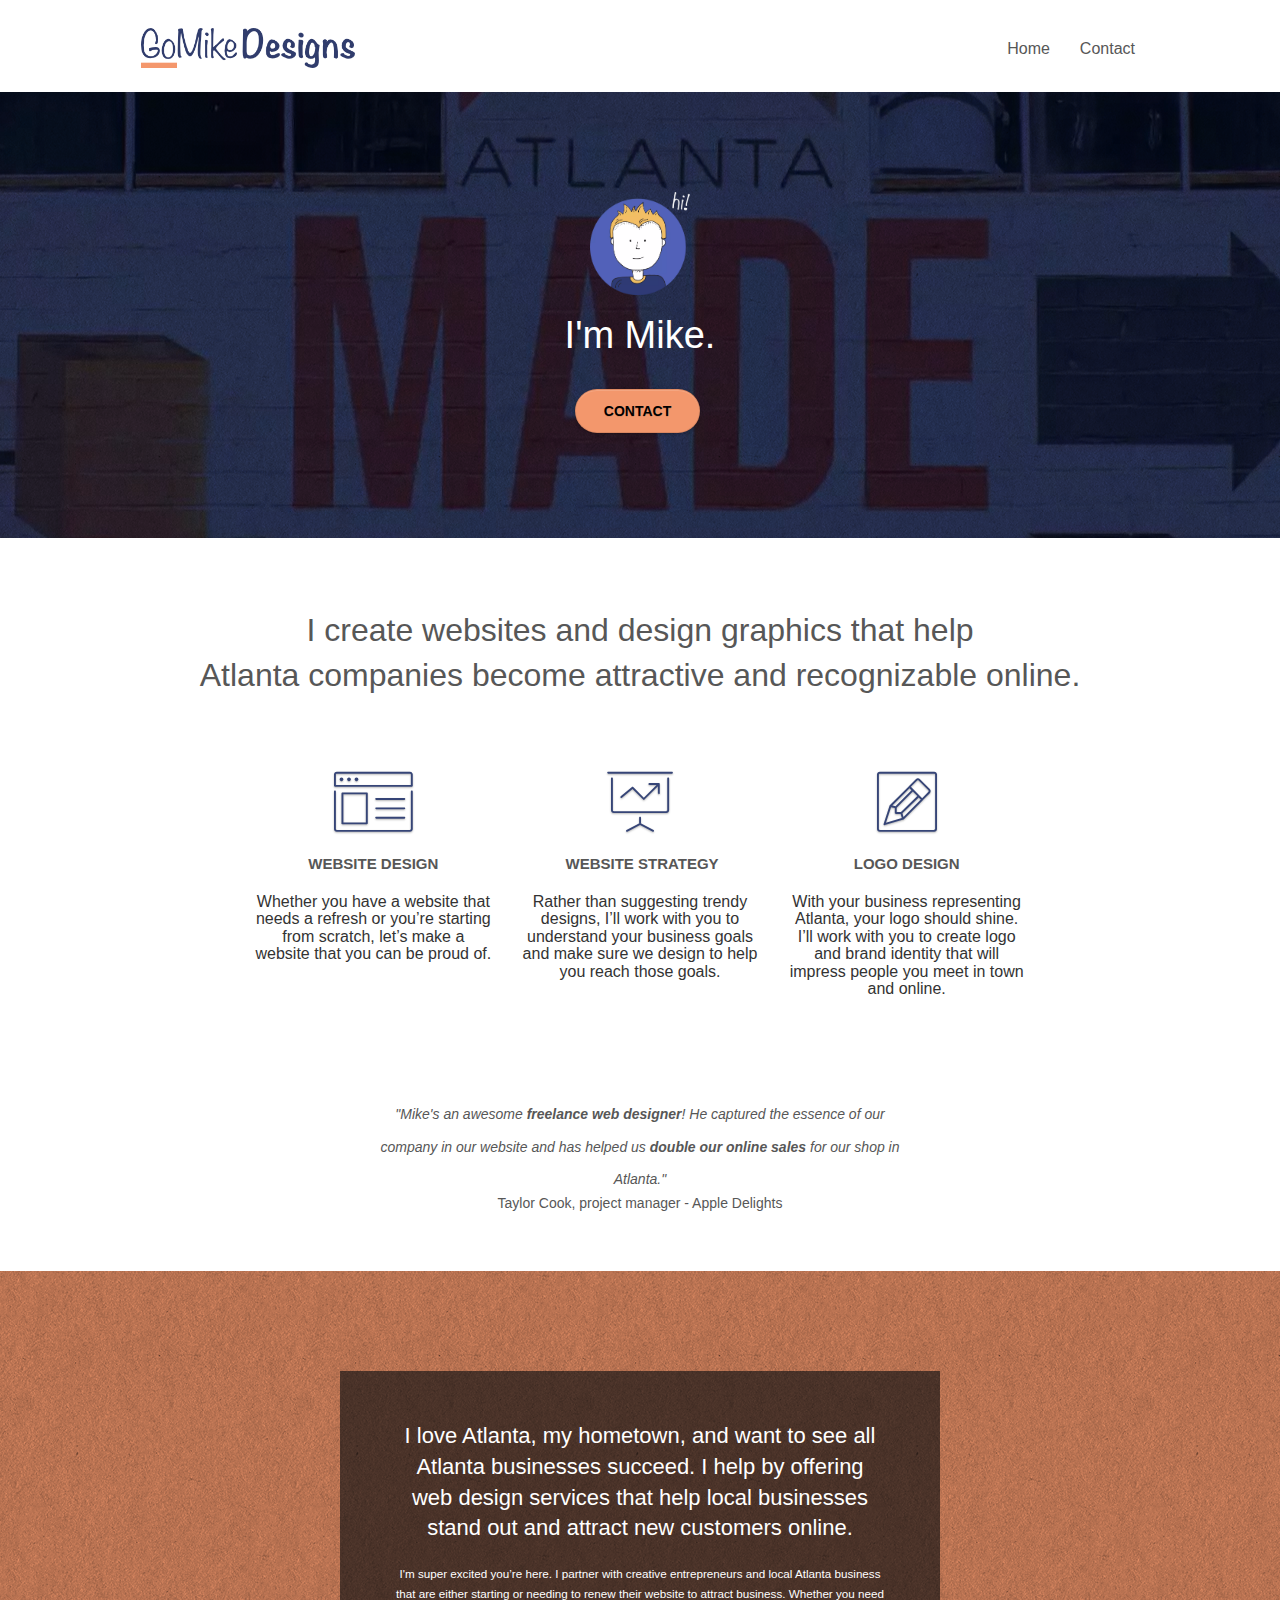
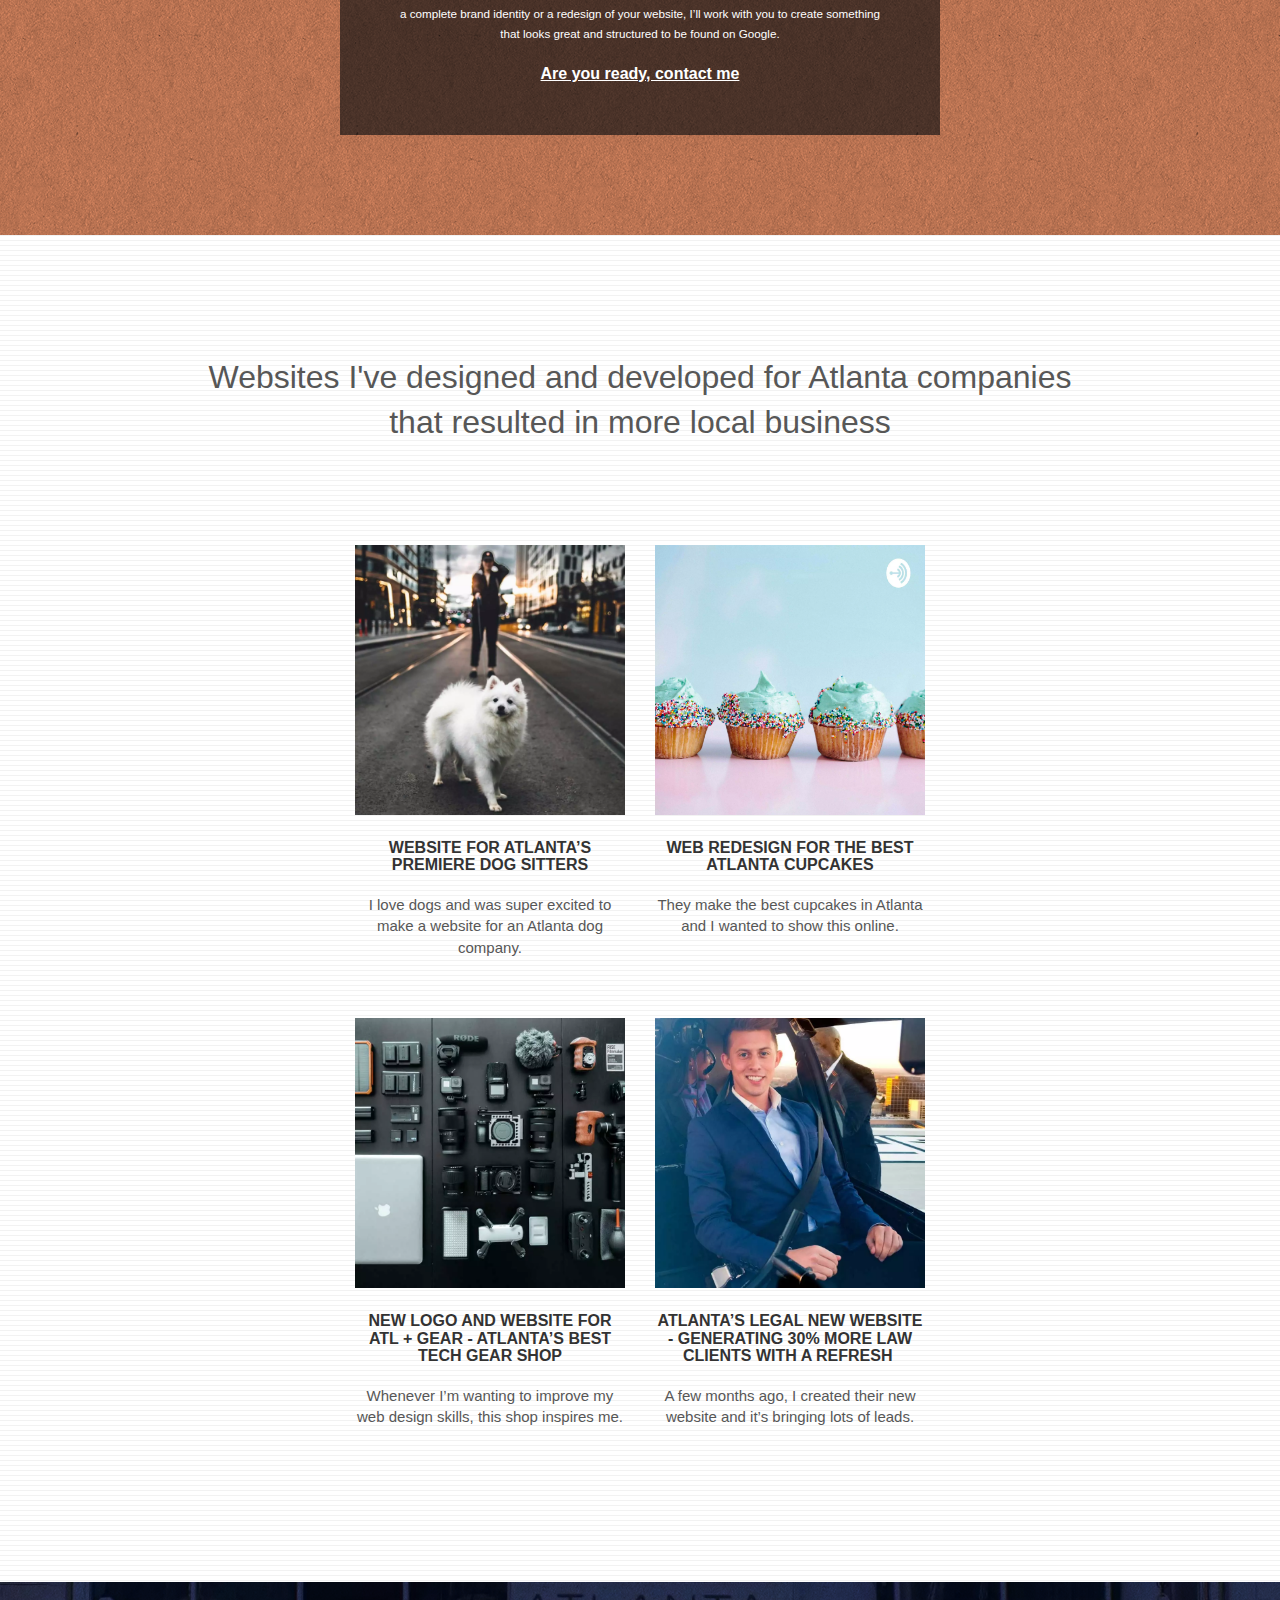
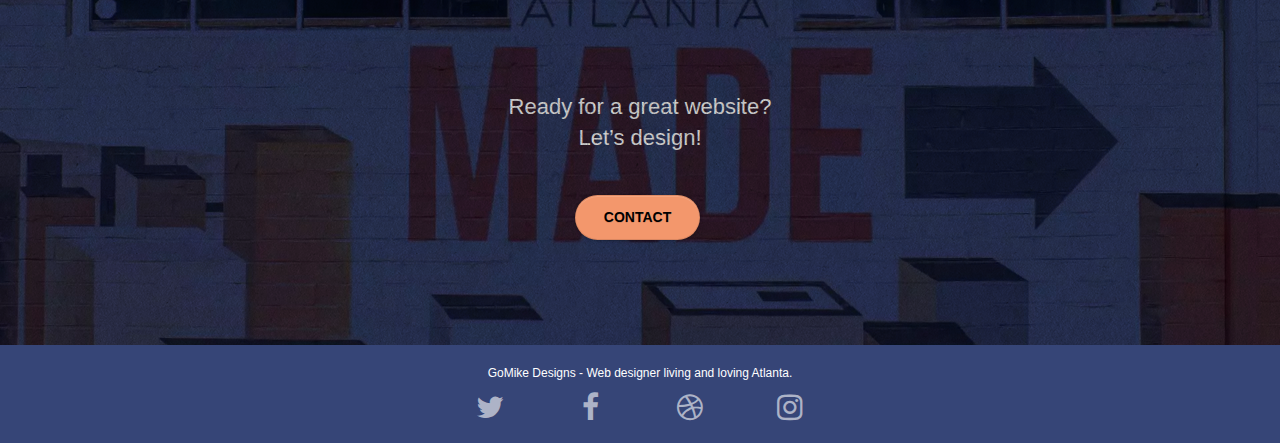
<file: index.html>
<!DOCTYPE html>
<html lang="en">
  <!-- IMPORTANT to DEFINE LANGUAGE-->
  <head>
    <meta charset="utf-8" />
    <meta
      name="keywords"
      content="website design Atlanta, web developer Atlanta, web design Atlanta, freelance web designer Atlanta, 
      GoMike Atlanta, GoMike website design Atlanta, GoMike design Web developer, website builder in Atlanta, hire a web developer in Atlanta,
      hire a web-designer in Atlanta, website re-design, website redesign, logo design in Atlanta, Atlanta logo design"
    />
    <meta name="description" content="I'm Mike and you should hire me to build your website" />
    <meta name="viewport" content="width=device-width, initial-scale=1.0, viewport-fit=cover" />
    <link rel="shortcut icon" type="image/jpg" href="favicon.jpg" />

    <link
      rel="prefetch"
      as="style"
      onload="this.rel = 'stylesheet'"
      href="https://maxcdn.bootstrapcdn.com/bootstrap/3.3.5/css/bootstrap.min.css"
    />
    <link rel="stylesheet" type="text/css" href="css/style.min.css" />
    <link
      rel="prefetch"
      as="style"
      onload="this.rel = 'stylesheet'"
      type="text/css"
      href="https://stackpath.bootstrapcdn.com/font-awesome/4.7.0/css/font-awesome.min.css"
    />
    <link rel="preload" as="style" onload="this.rel = 'stylesheet'" type="text/css" href="css/et-line.css" />

    <script
      src="https://code.jquery.com/jquery-2.1.0.min.js"
      integrity="sha256-8oQ1OnzE2X9v4gpRVRMb1DWHoPHJilbur1LP9ykQ9H0="
      crossorigin="anonymous"
    ></script>
    <script src="https://maxcdn.bootstrapcdn.com/bootstrap/3.3.5/js/bootstrap.min.js"></script>
    <script src="js/blocs.js"></script>
    <script src="js/jquery.touchSwipe.js"></script>

    <title>GoMike Designs - Home</title>

    <!-- Analytics -->
    <!--Google Search Console Verification-->
    <meta name="google-site-verification" content="xd_D9k8OHMKjDXNq2D10fjFPAKgVT8VbcPDdfeG86KU" />

    <!-- Analytics END -->
  </head>
  <body>
    <!-- Main container -->
    <main class="page-container">
      <!-- bloc-0 -->
      <nav class="bloc bgc-white l-bloc" id="bloc-0">
        <div class="container bloc-sm">
          <nav class="navbar row">
            <div class="navbar-header">
              <a class="navbar-brand" href="index.html"
                ><img
                  src="img/atlanta%20web%20design%20logo.png"
                  alt="Go Mike Designs Logo"
                  height="40"
              /></a>

              <button
                id="nav-toggle"
                type="button"
                class="ui-navbar-toggle navbar-toggle"
                data-toggle="collapse"
                data-target=".navbar-1"
              >
                <span class="sr-only">Toggle navigation</span><span class="icon-bar"></span
                ><span class="icon-bar"></span><span class="icon-bar"></span>
              </button>
            </div>
            <div class="collapse navbar-collapse navbar-1 special-dropdown-nav">
              <ul class="site-navigation nav navbar-nav">
                <li>
                  <a href="index.html">Home</a>
                </li>
                <li></li>
                <li>
                  <a href="contact.html">Contact</a>
                </li>
              </ul>
            </div>
          </nav>
        </div>
      </nav>
      <!-- bloc-0 END -->

      <!-- bloc-1-hero -->
      <header
        class="bloc bgc-dark-slate-blue bg-atlanta-20made-20sign d-bloc bg-t-edge bloc-bg-texture texture-paper b-parallax"
        id="bloc-1-hero"
      >
        <div class="container bloc-lg">
          <div class="row tight-width-whitespace">
            <div class="col-sm-12">
              <img
                src="img/atlanta%20web%20designer%20mike.webp"
                class="center-block image-resize-mode"
                width="100"
                alt="Atlanta Web Designer Mike user profile picture"
              />
              <h1 class="text-center hero-bloc-text tc-white">I'm Mike.</h1>
              <div class="text-center">
                <a
                  href="contact.html"
                  class="btn btn-lg btn-clean btn-rd cta-hero btn-atomic-tangerine"
                  id="cta-hero"
                  >Contact</a
                >
              </div>
            </div>
          </div>
        </div>
      </header>
      <!-- bloc-1-hero END -->

      <!-- bloc-2-services -->
      <section class="bloc bgc-white l-bloc" id="bloc-2-services">
        <div class="container bloc-md">
          <div class="row">
            <div class="col-sm-12 text-center">
              <h2 class="section-title-bigger">
                I create websites and design graphics that help<br />Atlanta companies become
                attractive and recognizable online.
              </h2>
            </div>
          </div>
          <div class="row voffset-lg med-width-whitespace">
            <div class="col-sm-4">
              <div class="text-center">
                <span class="et-icon-browser sm-shadow icon-dark-slate-blue icons icon-lg"></span>
              </div>
              <h3 class="mg-md text-center service-header">Website Design</h3>
              <h4 class="text-center text-size-smaller">
                Whether you have a website that needs a refresh or you&rsquo;re starting from
                scratch, let&rsquo;s make a website that you can be proud of.
              </h4>
            </div>
            <div class="col-sm-4">
              <div class="text-center">
                <span
                  class="et-icon-presentation sm-shadow icon-dark-slate-blue icons icon-lg"
                ></span>
              </div>
              <h3 class="mg-md text-center service-header">&nbsp;Website Strategy</h3>
              <h4 class="text-center text-size-smaller">
                Rather than suggesting trendy designs, I&rsquo;ll work with you to understand your
                business goals and make sure we design to help you reach those goals.<br />
              </h4>
            </div>
            <div class="col-sm-4">
              <div class="text-center">
                <span class="et-icon-edit sm-shadow icon-dark-slate-blue icons icon-lg"></span>
              </div>
              <h3 class="mg-md text-center service-header">Logo Design</h3>
              <h4 class="text-center text-size-smaller">
                With your business representing Atlanta, your logo should shine. I&rsquo;ll work
                with you to create logo and brand identity that will impress people you meet in town
                and online.
              </h4>
            </div>
          </div>
          <div class="row voffset-lg voffset">
            <div class="col-xs-12 col-md-8 col-md-offset-2 text-center">
              <h5>
                <i
                  >"Mike's an awesome <b>freelance web designer</b>! He captured the essence of
                  our<br />company in our website and has helped us
                  <b>double our online sales</b> for our shop in<br />Atlanta."</i
                ><br />Taylor Cook, project manager - <a href="https://appledelights.gomikedesigns.com">Apple Delights</a>
              </h5>
            </div>
          </div>
        </div>
      </section>
      <!-- bloc-2-services END -->

      <!-- bloc-3-what-i-do -->
      <article
        class="bloc tc-white bgc-atomic-tangerine bloc-bg-texture texture-paper b-parallax bg-atlanta-20made-20sign-20orange d-bloc"
        id="bloc-3-what-i-do"
      >
        <div class="container bloc-lg">
          <div class="row tight-width-whitespace black-background">
            <div class="col-sm-12">
              <h2 class="mg-md text-center tc-white">
                I love Atlanta, my hometown, and want to see all Atlanta businesses succeed. I help
                by offering web design services that help local businesses stand out and attract new
                customers online.<br />
              </h2>
              <h3 class="text-center text-size-small white">
                I'm super excited you&rsquo;re here. I partner with creative entrepreneurs and local
                Atlanta business that are either starting or needing to renew their website to
                attract business. Whether you need a complete brand identity or a redesign of your
                website, I&rsquo;ll work with you to create something that looks great and
                structured to be found on Google.<br /><br /><a
                  class="ltc-white bold-link text-size-smaller"
                  href="contact.html"
                  >Are you ready, contact me</a
                ><br />
              </h3>
            </div>
          </div>
        </div>
      </article>
      <!-- bloc-3-what-i-do END -->

      <!-- bloc-4-portfolio -->
      <section class="bloc bgc-white bg-lines-h2-bg bg-repeat l-bloc" id="bloc-4-portfolio">
        <div class="container bloc-lg">
          <div class="row">
            <div class="col-sm-12 text-center">
              <h2 class="section-title-bigger">
                Websites I've designed and developed for Atlanta companies<br />that resulted in
                more local business
              </h2>
            </div>
          </div>
          <div class="row tight-width-whitespace portfolio-row">
            <div class="col-sm-6">
              <a
                href="#"
                data-lightbox="img/Original/11.jpg"
                data-gallery-id="gallery-1"
                data-caption="Website for Atlanta's Premiere dog salon"
                data-frame="snapshot-lb"
                ><img
                  src="img/11.webp"
                  class="img-responsive portfolio-thumb"
                  alt="White hair dog standing on a street with collar on its neck, owner behind"
              /></a>
              <h3 class="mg-md text-center">Website for Atlanta&rsquo;s premiere Dog Sitters</h3>
              <p class="text-center">
                I love dogs and was super excited to make a <a href="https://atlantaspremierdogsitters.gomikedesigns.com">website for an Atlanta dog company</a>.
              </p>
            </div>
            <div class="col-sm-6">
              <a
                href="#"
                data-lightbox="img/Original/2.jpg"
                data-gallery-id="gallery-1"
                data-caption="Web re-design for the best cupcakes in Atlanta"
                data-frame="snapshot-lb"
                ><img
                  src="img/2.webp"
                  class="img-responsive portfolio-thumb"
                  alt="Colourful cupcakes next to each other"
              /></a>
              <h3 class="mg-md text-center">Web redesign for the best Atlanta&nbsp;cupcakes</h3>
              <p class="text-center">
                They make the best cupcakes in Atlanta and I wanted to <a href="https://atlantacupcakes.gomikedesigns.com">show this online</a>.
              </p>
            </div>
          </div>
          <div class="row tight-width-whitespace portfolio-row">
            <div class="col-sm-6">
              <a
                href="#"
                data-lightbox="img/Original/3.bmp"
                data-gallery-id="gallery-1"
                data-caption="New logo and website for Atlanta's best tech gear shop"
                data-frame="snapshot-lb"
                ><img src="img/3.webp" class="img-responsive portfolio-thumb" alt="Mixture of electronic devices placed on a desk"
              /></a>
              <h3 class="mg-md text-center">
                New logo and website for Atl + Gear - Atlanta&rsquo;s best tech gear shop
              </h3>
              <p class="text-center">
                Whenever I&rsquo;m wanting to improve my web design skills, <a href="https://atlgear.gomikedesigns.com/">this shop</a> inspires me.
              </p>
            </div>
            <div class="col-sm-6">
              <a
                href="#"
                data-lightbox="img/Original/4.bmp"
                data-gallery-id="gallery-1"
                data-caption="Atlanta's legal website generates 30% more clients after their website re-design"
                data-frame="snapshot-lb"
                ><img
                  src="img/4.webp"
                  class="img-responsive portfolio-thumb"
                  alt="Possible lawyer (man in suit) sitting in a helicopter"
              /></a>
              <h3 class="mg-md text-center">
                Atlanta&rsquo;s legal new website - Generating 30% more law clients with a
                refresh&nbsp;
              </h3>
              <p class="text-center">
                A few months ago, I created their <a href="https://atlantaslegal.gomikedesigns.com/">new website</a> and it&rsquo;s bringing lots of leads.
              </p>
            </div>
          </div>
        </div>
      </section>
      <!-- bloc-4-portfolio END -->

      <!-- bloc-5-cta -->
      <section
        class="bloc bgc-dark-slate-blue bg-atlanta-20made-20sign d-bloc bloc-bg-texture texture-paper"
        id="bloc-5-cta"
      >
        <div class="container bloc-lg">
          <div class="row">
            <h2 class="mg-md text-center tc-white">
              Ready for a great website? <br />Let&rsquo;s design!
            </h2>
            <div class="col-sm-12 text-center">
              <a href="contact.html" class="btn btn-atomic-tangerine btn-clean btn-rd btn-lg cta-hero"
                >Contact</a
              >
            </div>
          </div>
        </div>
      </section>
      <!-- bloc-5-cta END -->
                
      <!-- ScrollToTop Button -->
      <a class="bloc-button btn btn-d scrollToTop" onclick="scrollToTarget('1')"
        ><span class="fa fa-chevron-up"></span
      ></a>
      <!-- ScrollToTop Button END-->

      <!-- Footer - bloc-8 -->
      <footer class="bloc bgc-dark-slate-blue d-bloc" id="bloc-8">
        <div class="container bloc-sm">
          <div class="row">
            <div class="col-sm-12">
              <p class="text-center white">
                GoMike Designs - Web designer living and loving Atlanta.<br />
              </p>
              <div class="row row-no-gutters social">
                <div class="col-sm-3">
                  <div class="text-center">
                    <a class="social" href="index.html"
                      ><i class="fa fa-twitter icon-md"><span class="sr-only">Twitter logo</span></i></a
                    >
                  </div>
                </div>
                <div class="col-sm-3">
                  <div class="text-center">
                    <a class="social" href="index.html"
                      ><i class="fa fa-facebook icon-md"
                        ><span class="sr-only">Facebook logo</span></i
                      ></a
                    >
                  </div>
                </div>
                <div class="col-sm-3">
                  <div class="text-center">
                    <a class="social" href="index.html"
                      ><i class="fa fa-dribbble icon-md"
                        ><span class="sr-only">Dribbble logo</span></i
                      ></a
                    >
                  </div>
                </div>
                <div class="col-sm-3">
                  <div class="text-center">
                    <a class="social" href="index.html"
                      ><i class="fa fa-instagram icon-md"
                        ><span class="sr-only">Instagram logo</span></i
                      ></a
                    >
                  </div>
                </div>
              </div>
            </div>
          </div>
        </div>
      </footer>
      <!-- Footer - bloc-8 END -->
    </main>
    <!-- Main container END -->
  </body>
</html>
</file>
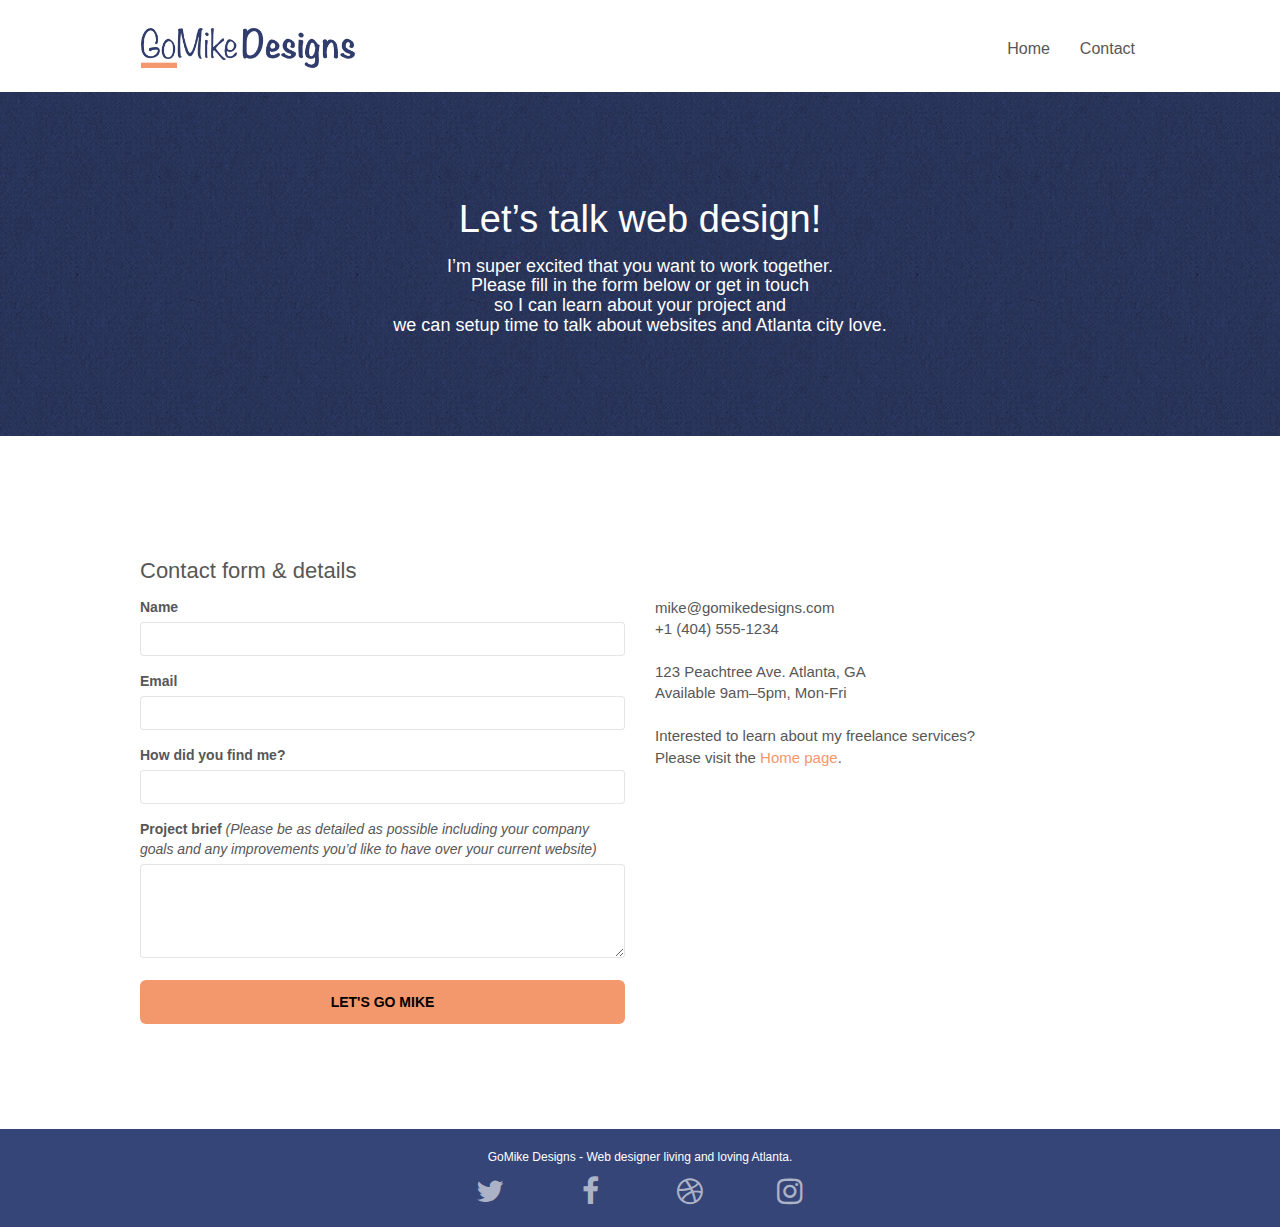
<file: contact.html>
<!DOCTYPE html>
<html lang="en">
  <head>
    <meta charset="utf-8" />
    <meta
      name="keywords"
      content="website design Atlanta, web developer Atlanta, web design Atlanta, freelance web designer Atlanta, 
      GoMike Atlanta, GoMike website design Atlanta, GoMike design Web developer, website builder in Atlanta, hire a web developer in Atlanta,
      hire a web-designer in Atlanta, website re-design, website redesign, logo design in Atlanta, Atlanta logo design"
    />
    <meta name="description" content="I'm Mike and you should hire me to build your website" />
    <meta name="viewport" content="width=device-width, initial-scale=1.0, viewport-fit=cover" />
    <link rel="shortcut icon" type="image/jpg" href="favicon.jpg" />

    <link
      rel="prefetch"
      as="style"
      onload="this.rel = 'stylesheet'"
      href="https://maxcdn.bootstrapcdn.com/bootstrap/3.3.5/css/bootstrap.min.css"
    />
    <link rel="stylesheet" type="text/css" href="css/style.min.css" />
    <link
      rel="prefetch"
      as="style"
      onload="this.rel = 'stylesheet'"
      type="text/css"
      href="https://stackpath.bootstrapcdn.com/font-awesome/4.7.0/css/font-awesome.min.css"
    />
    <link rel="preload" as="style" onload="this.rel = 'stylesheet'" type="text/css" href="css/et-line.css" />

    <script
      src="https://code.jquery.com/jquery-2.1.0.min.js"
      integrity="sha256-8oQ1OnzE2X9v4gpRVRMb1DWHoPHJilbur1LP9ykQ9H0="
      crossorigin="anonymous"
    ></script>
    <script src="https://maxcdn.bootstrapcdn.com/bootstrap/3.3.5/js/bootstrap.min.js"></script>
    <script src="js/blocs.js"></script>
    <script src="js/jquery.touchSwipe.js"></script>

    <title>GoMike Designs - Contact</title>

    <!-- Analytics -->
    <!--Google Search Console Verification-->
    <meta name="google-site-verification" content="xd_D9k8OHMKjDXNq2D10fjFPAKgVT8VbcPDdfeG86KU" />

    <!-- Analytics END -->
  </head>
  <body>
    <!-- Main container -->
    <main class="page-container">

      <!-- bloc-0 -->
      <nav class="bloc bgc-white l-bloc" id="bloc-0">
        <div class="container bloc-sm">
          <nav class="navbar row">
            <div class="navbar-header">
              <a class="navbar-brand" href="index.html"
                ><img src="img/atlanta%20web%20design%20logo.png" height="40" alt="Go Mike Designs Logo"
              /></a>
              <button
                id="nav-toggle"
                type="button"
                class="ui-navbar-toggle navbar-toggle"
                data-toggle="collapse"
                data-target=".navbar-1"
              >
                <span class="sr-only">Toggle navigation</span><span class="icon-bar"></span
                ><span class="icon-bar"></span><span class="icon-bar"></span>
              </button>
            </div>
            <div class="collapse navbar-collapse navbar-1 special-dropdown-nav">
              <ul class="site-navigation nav navbar-nav">
                <li>
                  <a href="index.html">Home</a>
                </li>
                <li></li>
                <li>
                  <a href="contact.html">Contact</a>
                </li>
              </ul>
            </div>
          </nav>
        </div>
      </nav>
      <!-- bloc-0 END -->

      <!-- bloc-6 -->
      <header
        class="bloc bg-dots-bg bg-repeat bgc-dark-slate-blue d-bloc bloc-bg-texture texture-paper"
        id="bloc-6"
      >
        <div class="container bloc-lg">
          <div class="row">
            <div class="col-sm-12">
              <p class="text-center hero-bloc-text tc-white">Let&rsquo;s talk web design!</p>
              <h4 class="text-center mg-lg tc-white tight-width-whitespace">
                I&rsquo;m super excited that you want to work together.<br />Please fill in the form
                below or get in touch<br />so I can learn about your project and<br />
                we can setup time to talk about websites and Atlanta city love.
              </h4>
            </div>
          </div>
        </div>
      </header>
      <!-- bloc-6 END -->

      <!-- bloc-7 -->
      <section class="bloc bgc-white l-bloc" id="bloc-7">
        <div class="container bloc-lg">
          <h2>Contact form & details</h2>
          <div class="row">
            <div class="col-sm-6">
              <form
                id="form_1"
                novalidate
              >
                <div class="form-group">
                  <label><b> Name </b></label>
                  <input id="name" class="form-control" required />
                </div>
                <div class="form-group">
                  <label><b> Email </b></label>
                  <input id="email" class="form-control" type="email" required />
                </div>
                <div class="form-group">
                  <label><b> How did you find me? </b></label>
                  <input class="form-control" type="email" required id="input_504" />
                </div>
                <div class="form-group">
                  <label>
                    <b>Project brief</b>
                    <i
                      >(Please be as detailed as possible including your company goals and any
                      improvements you&rsquo;d like to have over your current website)</i
                    ><br /> </label
                  ><textarea
                    id="message"
                    class="form-control"
                    rows="4"
                    cols="50"
                    required
                  ></textarea>
                </div>
                <button
                  class="bloc-button btn btn-lg btn-block cta-hero btn-atomic-tangerine"
                  type="submit"
                >
                  Let's go Mike
                </button>
              </form>
            </div>
            <div class="col-sm-6">
              <p>
                mike@gomikedesigns.com<br />+1 (404) 555-1234<br />
                <br />123 Peachtree Ave. Atlanta, GA<br />Available 9am–5pm, Mon-Fri <br />
                <br />Interested to learn about my freelance services? <br />Please visit the&nbsp;<a
                  class="ltc-atomic-tangerine"
                  href="index.html"
                  >Home page</a
                >.
              </p>
            </div>
          </div>
        </div>
      </section>
      <!-- bloc-7 END -->

      <!-- ScrollToTop Button -->
      <a class="bloc-button btn btn-d scrollToTop" onclick="scrollToTarget('1')"
        ><span class="fa fa-chevron-up"></span
      ></a>
      <!-- ScrollToTop Button END-->

      <!-- Footer - bloc-8 -->
      <footer class="bloc bgc-dark-slate-blue d-bloc" id="bloc-8">
        <div class="container bloc-sm">
          <div class="row">
            <div class="col-sm-12">
              <p class="text-center white">
                GoMike Designs - Web designer living and loving Atlanta.<br />
              </p>
              <div class="row row-no-gutters social">
                <div class="col-sm-3">
                  <div class="text-center">
                    <a class="social" href="index.html"
                      ><i class="fa fa-twitter icon-md"><span class="sr-only">Twitter logo</span></i></a
                    >
                  </div>
                </div>
                <div class="col-sm-3">
                  <div class="text-center">
                    <a class="social" href="index.html"
                      ><i class="fa fa-facebook icon-md"
                        ><span class="sr-only">Facebook logo</span></i
                      ></a
                    >
                  </div>
                </div>
                <div class="col-sm-3">
                  <div class="text-center">
                    <a class="social" href="index.html"
                      ><i class="fa fa-dribbble icon-md"
                        ><span class="sr-only">Dribbble logo</span></i
                      ></a
                    >
                  </div>
                </div>
                <div class="col-sm-3">
                  <div class="text-center">
                    <a class="social" href="index.html"
                      ><i class="fa fa-instagram icon-md"
                        ><span class="sr-only">Instagram logo</span></i
                      ></a
                    >
                  </div>
                </div>
              </div>
            </div>
          </div>
        </div>
      </footer>
      <!-- Footer - bloc-8 END -->
    </main>
    <!-- Main container END -->
  </body>
</html>
</file>
<file: css/et-line.css>
@font-face {
    font-family: et-line;
    src: url(../fonts/et-line.eot);
    src: url(../fonts/et-line.eot?#iefix) format('embedded-opentype'), url(../fonts/et-line.woff) format('woff'), url(../fonts/et-line.ttf) format('truetype'), url(../fonts/et-line.svg#et-line) format('svg');
    font-weight: 400;
    font-style: normal
}

.et-icon-adjustments,
.et-icon-alarmclock,
.et-icon-anchor,
.et-icon-aperture,
.et-icon-attachment,
.et-icon-bargraph,
.et-icon-basket,
.et-icon-beaker,
.et-icon-bike,
.et-icon-book-open,
.et-icon-briefcase,
.et-icon-browser,
.et-icon-calendar,
.et-icon-camera,
.et-icon-caution,
.et-icon-chat,
.et-icon-circle-compass,
.et-icon-clipboard,
.et-icon-clock,
.et-icon-cloud,
.et-icon-compass,
.et-icon-desktop,
.et-icon-dial,
.et-icon-document,
.et-icon-documents,
.et-icon-download,
.et-icon-dribbble,
.et-icon-edit,
.et-icon-envelope,
.et-icon-expand,
.et-icon-facebook,
.et-icon-flag,
.et-icon-focus,
.et-icon-gears,
.et-icon-genius,
.et-icon-gift,
.et-icon-global,
.et-icon-globe,
.et-icon-googleplus,
.et-icon-grid,
.et-icon-happy,
.et-icon-hazardous,
.et-icon-heart,
.et-icon-hotairballoon,
.et-icon-hourglass,
.et-icon-key,
.et-icon-laptop,
.et-icon-layers,
.et-icon-lifesaver,
.et-icon-lightbulb,
.et-icon-linegraph,
.et-icon-linkedin,
.et-icon-lock,
.et-icon-magnifying-glass,
.et-icon-map,
.et-icon-map-pin,
.et-icon-megaphone,
.et-icon-mic,
.et-icon-mobile,
.et-icon-newspaper,
.et-icon-notebook,
.et-icon-paintbrush,
.et-icon-paperclip,
.et-icon-pencil,
.et-icon-phone,
.et-icon-picture,
.et-icon-pictures,
.et-icon-piechart,
.et-icon-presentation,
.et-icon-pricetags,
.et-icon-printer,
.et-icon-profile-female,
.et-icon-profile-male,
.et-icon-puzzle,
.et-icon-quote,
.et-icon-recycle,
.et-icon-refresh,
.et-icon-ribbon,
.et-icon-rss,
.et-icon-sad,
.et-icon-scissors,
.et-icon-scope,
.et-icon-search,
.et-icon-shield,
.et-icon-speedometer,
.et-icon-strategy,
.et-icon-streetsign,
.et-icon-tablet,
.et-icon-target,
.et-icon-telescope,
.et-icon-toolbox,
.et-icon-tools,
.et-icon-tools-2,
.et-icon-trophy,
.et-icon-tumblr,
.et-icon-twitter,
.et-icon-upload,
.et-icon-video,
.et-icon-wallet,
.et-icon-wine {
    font-family: et-line;
    speak: none;
    font-style: normal;
    font-weight: 400;
    font-variant: normal;
    text-transform: none;
    line-height: 1;
    -webkit-font-smoothing: antialiased;
    -moz-osx-font-smoothing: grayscale;
    display: inline-block
}

.et-icon-mobile:before {
    content: "\e000"
}

.et-icon-laptop:before {
    content: "\e001"
}

.et-icon-desktop:before {
    content: "\e002"
}

.et-icon-tablet:before {
    content: "\e003"
}

.et-icon-phone:before {
    content: "\e004"
}

.et-icon-document:before {
    content: "\e005"
}

.et-icon-documents:before {
    content: "\e006"
}

.et-icon-search:before {
    content: "\e007"
}

.et-icon-clipboard:before {
    content: "\e008"
}

.et-icon-newspaper:before {
    content: "\e009"
}

.et-icon-notebook:before {
    content: "\e00a"
}

.et-icon-book-open:before {
    content: "\e00b"
}

.et-icon-browser:before {
    content: "\e00c"
}

.et-icon-calendar:before {
    content: "\e00d"
}

.et-icon-presentation:before {
    content: "\e00e"
}

.et-icon-picture:before {
    content: "\e00f"
}

.et-icon-pictures:before {
    content: "\e010"
}

.et-icon-video:before {
    content: "\e011"
}

.et-icon-camera:before {
    content: "\e012"
}

.et-icon-printer:before {
    content: "\e013"
}

.et-icon-toolbox:before {
    content: "\e014"
}

.et-icon-briefcase:before {
    content: "\e015"
}

.et-icon-wallet:before {
    content: "\e016"
}

.et-icon-gift:before {
    content: "\e017"
}

.et-icon-bargraph:before {
    content: "\e018"
}

.et-icon-grid:before {
    content: "\e019"
}

.et-icon-expand:before {
    content: "\e01a"
}

.et-icon-focus:before {
    content: "\e01b"
}

.et-icon-edit:before {
    content: "\e01c"
}

.et-icon-adjustments:before {
    content: "\e01d"
}

.et-icon-ribbon:before {
    content: "\e01e"
}

.et-icon-hourglass:before {
    content: "\e01f"
}

.et-icon-lock:before {
    content: "\e020"
}

.et-icon-megaphone:before {
    content: "\e021"
}

.et-icon-shield:before {
    content: "\e022"
}

.et-icon-trophy:before {
    content: "\e023"
}

.et-icon-flag:before {
    content: "\e024"
}

.et-icon-map:before {
    content: "\e025"
}

.et-icon-puzzle:before {
    content: "\e026"
}

.et-icon-basket:before {
    content: "\e027"
}

.et-icon-envelope:before {
    content: "\e028"
}

.et-icon-streetsign:before {
    content: "\e029"
}

.et-icon-telescope:before {
    content: "\e02a"
}

.et-icon-gears:before {
    content: "\e02b"
}

.et-icon-key:before {
    content: "\e02c"
}

.et-icon-paperclip:before {
    content: "\e02d"
}

.et-icon-attachment:before {
    content: "\e02e"
}

.et-icon-pricetags:before {
    content: "\e02f"
}

.et-icon-lightbulb:before {
    content: "\e030"
}

.et-icon-layers:before {
    content: "\e031"
}

.et-icon-pencil:before {
    content: "\e032"
}

.et-icon-tools:before {
    content: "\e033"
}

.et-icon-tools-2:before {
    content: "\e034"
}

.et-icon-scissors:before {
    content: "\e035"
}

.et-icon-paintbrush:before {
    content: "\e036"
}

.et-icon-magnifying-glass:before {
    content: "\e037"
}

.et-icon-circle-compass:before {
    content: "\e038"
}

.et-icon-linegraph:before {
    content: "\e039"
}

.et-icon-mic:before {
    content: "\e03a"
}

.et-icon-strategy:before {
    content: "\e03b"
}

.et-icon-beaker:before {
    content: "\e03c"
}

.et-icon-caution:before {
    content: "\e03d"
}

.et-icon-recycle:before {
    content: "\e03e"
}

.et-icon-anchor:before {
    content: "\e03f"
}

.et-icon-profile-male:before {
    content: "\e040"
}

.et-icon-profile-female:before {
    content: "\e041"
}

.et-icon-bike:before {
    content: "\e042"
}

.et-icon-wine:before {
    content: "\e043"
}

.et-icon-hotairballoon:before {
    content: "\e044"
}

.et-icon-globe:before {
    content: "\e045"
}

.et-icon-genius:before {
    content: "\e046"
}

.et-icon-map-pin:before {
    content: "\e047"
}

.et-icon-dial:before {
    content: "\e048"
}

.et-icon-chat:before {
    content: "\e049"
}

.et-icon-heart:before {
    content: "\e04a"
}

.et-icon-cloud:before {
    content: "\e04b"
}

.et-icon-upload:before {
    content: "\e04c"
}

.et-icon-download:before {
    content: "\e04d"
}

.et-icon-target:before {
    content: "\e04e"
}

.et-icon-hazardous:before {
    content: "\e04f"
}

.et-icon-piechart:before {
    content: "\e050"
}

.et-icon-speedometer:before {
    content: "\e051"
}

.et-icon-global:before {
    content: "\e052"
}

.et-icon-compass:before {
    content: "\e053"
}

.et-icon-lifesaver:before {
    content: "\e054"
}

.et-icon-clock:before {
    content: "\e055"
}

.et-icon-aperture:before {
    content: "\e056"
}

.et-icon-quote:before {
    content: "\e057"
}

.et-icon-scope:before {
    content: "\e058"
}

.et-icon-alarmclock:before {
    content: "\e059"
}

.et-icon-refresh:before {
    content: "\e05a"
}

.et-icon-happy:before {
    content: "\e05b"
}

.et-icon-sad:before {
    content: "\e05c"
}

.et-icon-facebook:before {
    content: "\e05d"
}

.et-icon-twitter:before {
    content: "\e05e"
}

.et-icon-googleplus:before {
    content: "\e05f"
}

.et-icon-rss:before {
    content: "\e060"
}

.et-icon-tumblr:before {
    content: "\e061"
}

.et-icon-linkedin:before {
    content: "\e062"
}

.et-icon-dribbble:before {
    content: "\e063"
}
</file>
<file: css/style.min.css>
body {
  margin: 0;
  padding: 0;
  background: #fff;
  overflow-x: hidden;
  -webkit-font-smoothing: antialiased;
  -moz-osx-font-smoothing: grayscale;
}
.sr-only {
  font-size: 0;
  height: 1px;
  overflow: hidden;
  display: block;
}
a,
button {
  transition: all 0.3s ease-in-out;
  outline: 0 !important;
}
a:hover {
  text-decoration: none;
  cursor: pointer;
}
.bloc {
  width: 100%;
  clear: both;
  background: 50% 50% no-repeat;
  padding: 0 50px;
  -webkit-background-size: cover;
  -moz-background-size: cover;
  -o-background-size: cover;
  background-size: cover;
  position: relative;
}
.bloc .container {
  padding-left: 0;
  padding-right: 0;
}
.bloc-lg {
  padding: 100px 50px;
}
.bloc-md {
  padding: 50px;
}
.bloc-sm {
  padding: 20px 50px;
}
.bg-b-edge,
.bg-bl-edge,
.bg-br-edge,
.bg-center,
.bg-l-edge,
.bg-r-edge,
.bg-repeat,
.bg-t-edge,
.bg-tl-edge,
.bg-tr-edge {
  -webkit-background-size: auto !important;
  -moz-background-size: auto !important;
  -o-background-size: auto !important;
  background-size: auto !important;
}
.bg-repeat {
  background: repeat;
}
.bg-t-edge {
  background: top no-repeat;
}
.bloc-bg-texture::before {
  content: "";
  background-size: 2px 2px;
  position: absolute;
  top: 0;
  bottom: 0;
  left: 0;
  right: 0;
}
.texture-paper::before {
  background: url(../img/texture-paper.webp);
  background-size: 280px 280px;
}
.section-title-bigger {
  font-size: xx-large;
  padding-bottom: 40px;
}
.col-sm-6 > p {
  font-size: 15px;
}
.text-size-smaller {
  font-size: medium;
}
.text-size-small {
  font-size: smaller;
  line-height: 2rem;
}
.b-parallax {
  background-attachment: fixed;
}
.d-bloc {
  color: rgba(255, 255, 255, 0.7);
}
.d-bloc button:hover {
  color: rgba(255, 255, 255, 0.9);
}
.d-bloc .icon-round,
.d-bloc .icon-rounded,
.d-bloc .icon-semi-rounded-a,
.d-bloc .icon-semi-rounded-b,
.d-bloc .icon-square {
  border-color: rgba(255, 255, 255, 0.9);
}
.d-bloc .divider-h span {
  border-color: rgba(255, 255, 255, 0.2);
}
.d-bloc .a-btn,
.d-bloc .navbar a,
.d-bloc .navbar-brand,
.d-bloc a .icon-lg,
.d-bloc a .icon-md,
.d-bloc a .icon-sm,
.d-bloc a .icon-xl,
.d-bloc h1 a,
.d-bloc h2 a,
.d-bloc h3 a,
.d-bloc h4 a,
.d-bloc h5 a,
.d-bloc h6 a,
.d-bloc p a {
  color: rgba(255, 255, 255, 0.6);
}
.d-bloc .a-btn:hover,
.d-bloc .navbar a:hover,
.d-bloc .navbar-brand:hover,
.d-bloc a:hover .icon-lg,
.d-bloc a:hover .icon-md,
.d-bloc a:hover .icon-sm,
.d-bloc a:hover .icon-xl,
.d-bloc h1 a:hover,
.d-bloc h2 a:hover,
.d-bloc h3 a:hover,
.d-bloc h4 a:hover,
.d-bloc h5 a:hover,
.d-bloc h6 a:hover,
.d-bloc p a:hover {
  color: rgba(255, 255, 255, 1);
}
.d-bloc .navbar-toggle .icon-bar {
  background: rgba(255, 255, 255, 1);
}
.d-bloc .btn-wire,
.d-bloc .btn-wire:hover {
  color: rgba(255, 255, 255, 1);
  border-color: rgba(255, 255, 255, 1);
}
.d-bloc .panel {
  color: rgba(0, 0, 0, 0.5);
}
.d-bloc .panel button:hover {
  color: rgba(0, 0, 0, 0.7);
}
.d-bloc .panel icon {
  border-color: rgba(0, 0, 0, 0.7);
}
.d-bloc .panel .divider-h span {
  border-color: rgba(0, 0, 0, 0.1);
}
.d-bloc .panel .a-btn {
  color: rgba(0, 0, 0, 0.6);
}
.d-bloc .panel .a-btn:hover {
  color: rgba(0, 0, 0, 1);
}
.d-bloc .panel .btn-wire,
.d-bloc .panel .btn-wire:hover {
  color: rgba(0, 0, 0, 0.7);
  border-color: rgba(0, 0, 0, 0.3);
}
.d-bloc .panel,
.l-bloc {
  color: rgba(0, 0, 0, 0.5);
}
.d-bloc .panel button:hover,
.l-bloc button:hover {
  color: rgba(0, 0, 0, 0.7);
}
.l-bloc .icon-round,
.l-bloc .icon-rounded,
.l-bloc .icon-semi-rounded-a,
.l-bloc .icon-semi-rounded-b,
.l-bloc .icon-square {
  border-color: rgba(0, 0, 0, 0.7);
}
.d-bloc .panel .divider-h span,
.l-bloc .divider-h span {
  border-color: rgba(0, 0, 0, 0.1);
}
.d-bloc .panel .a-btn,
.l-bloc .a-btn,
.l-bloc .navbar a,
.l-bloc .navbar-brand,
.l-bloc a .icon-lg,
.l-bloc a .icon-md,
.l-bloc a .icon-sm,
.l-bloc a .icon-xl,
.l-bloc h1 a,
.l-bloc h2 a,
.l-bloc h3 a,
.l-bloc h4 a,
.l-bloc h5 a,
.l-bloc h6 a,
.l-bloc p a {
  color: rgba(0, 0, 0, 0.6);
}
.d-bloc .panel .a-btn:hover,
.l-bloc .a-btn:hover,
.l-bloc .navbar a:hover,
.l-bloc .navbar-brand:hover,
.l-bloc a:hover .icon-lg,
.l-bloc a:hover .icon-md,
.l-bloc a:hover .icon-sm,
.l-bloc a:hover .icon-xl,
.l-bloc h1 a:hover,
.l-bloc h2 a:hover,
.l-bloc h3 a:hover,
.l-bloc h4 a:hover,
.l-bloc h5 a:hover,
.l-bloc h6 a:hover,
.l-bloc p a:hover {
  color: rgba(0, 0, 0, 1);
}
.l-bloc .navbar-toggle .icon-bar {
  color: rgba(0, 0, 0, 0.6);
}
.d-bloc .panel .btn-wire,
.d-bloc .panel .btn-wire:hover,
.l-bloc .btn-wire,
.l-bloc .btn-wire:hover {
  color: rgba(0, 0, 0, 0.7);
  border-color: rgba(0, 0, 0, 0.3);
}
.voffset {
  margin-top: 30px;
}
.voffset-lg {
  margin-top: 80px;
}
.row-no-gutters {
  margin-right: 0;
  margin-left: 0;
}
.row.row-no-gutters > [class*=" col-"],
.row.row-no-gutters > [class^="col-"] {
  padding-right: 0;
  padding-left: 0;
}
#bloc-2-services p {
  font-size: 11px;
}
.navbar {
  margin-bottom: 0;
  z-index: 1;
}
.navbar-brand {
  height: auto;
  padding: 3px 15px;
  font-size: 25px;
  font-weight: 400;
  font-weight: 600;
  line-height: 44px;
}
.navbar-brand img {
  max-height: 200px;
  margin: 0 5px 0 0;
  display: inline;
}
.navbar-brand img[src$="svg"] {
  min-width: 100px;
}
.nav-center .navbar-brand img {
  margin: 0;
}
.navbar .nav {
  padding-top: 2px;
  margin-right: -16px;
  float: right;
  z-index: 1;
}
.nav > li {
  float: left;
  margin-top: 4px;
  font-size: 16px;
}
.navbar-nav .open .dropdown-menu > li > a {
  text-align: inherit;
}
.nav > li a:focus,
.nav > li a:hover {
  background: 0 0;
}
.navbar-toggle {
  margin: 10px 10px 0 0;
  border: 0;
}
.navbar-toggle:hover {
  background: 0 0 !important;
}
.navbar-toggle .icon-bar {
  background-color: rgba(0, 0, 0, 0.5);
  width: 26px;
}
.nav-invert .navbar .nav {
  float: left;
}
.nav-invert .navbar-brand,
.nav-invert .navbar-header {
  float: right;
  position: relative;
  z-index: 2;
}
@media (min-width: 768px) {
  .site-navigation {
    position: absolute;
    top: 50%;
    right: 20px;
    transform: translate(0, -50%);
    -webkit-transform: translateY(-50%);
  }
  .nav > li .dropdown-menu a,
  .nav > li .dropdown-menu a:hover {
    color: #484848;
  }
  .nav-invert .site-navigation {
    left: 0;
    right: 0;
  }
  .nav-center {
    text-align: center;
  }
  .nav-center .navbar-header {
    width: 100%;
  }
  .nav-center .nav > li,
  .nav-center .navbar-brand,
  .nav-center .navbar-header {
    float: none;
    display: inline-block;
  }
  .nav-center .site-navigation {
    position: relative;
    width: 100%;
    right: 0;
    margin-right: 0;
    margin-top: 20px;
  }
  .nav-center.mini-nav .navbar-toggle {
    float: none;
    margin: 10px auto 0;
  }
}
.nav > li > .dropdown a {
  background: 0 0 !important;
  display: block;
  padding: 14px 15px;
}
nav .caret {
  margin: 0 5px;
}
.dropdown-menu .dropdown-menu {
  top: -8px;
  left: 100%;
}
.dropdown-menu .dropmenu-flow-right {
  top: 100%;
  left: 0;
  margin-left: -1px;
  border-top-left-radius: 0;
  border-top-right-radius: 0;
}
.dropdown-menu .dropdown span {
  border: 4px solid #000;
  border-top-color: transparent;
  border-right-color: transparent;
  border-bottom-color: transparent;
  margin: 6px -5px 0 0 !important;
  float: right;
}
.mg-md {
  margin-top: 10px;
  margin-bottom: 20px;
}
.mg-lg {
  margin-top: 10px;
  margin-bottom: 40px;
}
.btn {
  margin: 0 5px 5px 0;
}
.btn.pull-right {
  margin: 0 0 5px 5px;
}
.btn-d,
.btn-d:focus,
.btn-d:hover {
  color: #fff;
  background: rgba(0, 0, 0, 0.3);
}
button {
  outline: 0 !important;
}
.btn-rd {
  border-radius: 40px;
}
.btn-clean {
  border: 1px solid rgba(0, 0, 0, 0.08);
  border-bottom-color: rgba(0, 0, 0, 0.1);
  text-shadow: 0 1px 0 rgba(0, 0, 1, 0.1);
  box-shadow: 0 1px 3px rgba(0, 0, 1, 0.25), inset 0 1px 0 0 rgba(255, 255, 255, 0.15);
}
.icon-md {
  font-size: 30px !important;
}
.icon-lg {
  font-size: 60px !important;
}
.sm-shadow {
  text-shadow: 0 1px 2px rgba(0, 0, 0, 0.3);
}
.panel-sq,
.panel-sq .panel-footer,
.panel-sq .panel-heading {
  border-radius: 0;
}
.panel-rd {
  border-radius: 30px;
}
.panel-rd .panel-heading {
  border-radius: 29px 29px 0 0;
}
.panel-rd .panel-footer {
  border-radius: 0 0 29px 29px;
}
.form-control {
  border-color: rgba(0, 0, 0, 0.1);
  box-shadow: none;
}
.scrollToTop {
  width: 40px;
  height: 40px;
  position: fixed;
  bottom: 20px;
  right: 20px;
  opacity: 0;
  z-index: 500;
  transition: all 0.3s ease-in-out;
}
.scrollToTop span {
  margin-top: 6px;
}
.showScrollTop {
  font-size: 14px;
  opacity: 1;
}
a[data-lightbox] {
  position: relative;
  display: block;
  text-align: center;
}
a[data-lightbox]:hover::before {
  content: "+";
  font-family: HelveticaNeue-Light, "Helvetica Neue Light", "Helvetica Neue", Helvetica, Arial;
  font-size: 32px;
  width: 50px;
  height: 50px;
  margin-left: -25px;
  border-radius: 50%;
  background: rgba(0, 0, 0, 0.6);
  color: #fff;
  font-weight: 100;
  z-index: 1;
  position: absolute;
  top: 50%;
  transform: translateY(-50%);
  -webkit-transform: translateY(-50%);
}
a[data-lightbox]:hover img {
  opacity: 0.6;
  -webkit-animation-fill-mode: none;
  animation-fill-mode: none;
}
#lightbox-modal {
  display: flex;
  align-items: center;
}
#lightbox-modal .modal-dialog {
  width: 90%;
  max-width: 900px;
  margin: 0 auto 0;
}
#lightbox-modal .modal-dialog img {
  max-height: 90vh;
  margin: 0 auto;
}
.lightbox-caption {
  padding: 20px;
  color: #fff;
  background: rgba(0, 0, 0, 0.5);
  position: absolute;
  left: 15px;
  right: 15px;
  bottom: 5px;
}
.close-lightbox {
  color: #fff;
  font-size: 30px;
  position: absolute;
  top: 20px;
  right: 20px;
  z-index: 20;
  background: rgba(0, 0, 0, 0.5);
  border: none;
  line-height: 30px;
  padding: 0 9px 5px;
  opacity: 0.3;
}
.close-lightbox:hover,
.next-lightbox:hover,
.prev-lightbox:hover {
  opacity: 1;
  color: #fff;
}
.next-lightbox,
.prev-lightbox {
  font-size: 20px;
  color: rgba(255, 255, 255, 0.9);
  background: rgba(0, 0, 0, 0.5);
  transition: all 0.2s ease-in-out;
  position: absolute;
  top: 45%;
  z-index: 1;
  opacity: 0.4;
}
.next-lightbox {
  padding: 6px 8px 1px 13px;
  right: 25px;
}
.prev-lightbox {
  padding: 6px 13px 1px 10px;
  left: 25px;
}
.snapshot-lb .modal-body {
  padding-bottom: 45px;
}
.snapshot-lb .lightbox-caption {
  padding: 0;
  color: rgba(0, 0, 0, 0.5);
  background: 0 0;
}
.btn,
a,
h1,
h2,
h3,
h4,
h5,
h6,
label,
p {
  font-family: helvetica;
  font-weight: 400;
  color: #575757 !important;
}
h5 > i {
  line-height: 3.25rem;
}
.container {
  max-width: 1000px;
}
.hero-bloc-text {
  font-size: 38px;
}
.hero-bloc-text-sub {
  font-size: 36px;
}
.statement-bloc-text {
  line-height: 26px;
  font-style: italic;
  font-size: 20px;
  text-align: center;
  font-weight: lighter;
  max-width: 520px;
  margin: auto auto auto auto;
}
p {
  font-size: 12px;
}
.tight-width-whitespace {
  max-width: 600px;
  margin: auto auto auto auto;
}
.h1 {
  font-size: 20px;
  font-family: "Open Sans";
}
.cta-hero {
  margin-top: 22px;
  color: #fff !important;
  text-transform: uppercase;
  padding: 12px 28px 12px 28px;
  font-size: 1em;
  font-weight: 700;
}
.social {
  max-width: 400px;
  margin: auto auto auto auto;
}
h2 {
  font-size: 22px;
  line-height: 1.4em;
}
.col-sm-6 > h3 {
  font-size: 16px;
  text-transform: uppercase;
  font-weight: 700;
  color: #333 !important;
}
.med-width-whitespace {
  max-width: 800px;
  margin: auto auto auto auto;
  box-shadow: 0 0 0 #000;
}
h1 {
  color: #333 !important;
}
h4 {
  color: #333 !important;
}
.icons {
  margin-bottom: 14px;
  margin-top: 24px;
}
.white {
  color: #fff !important;
}
.portfolio-thumb {
  margin-bottom: 24px;
}
.portfolio-row {
  margin-bottom: 44px;
  margin-top: 50px;
}
.avatar {
  box-shadow: 0 4px 9px rgba(0, 0, 0, 0.3);
}
.black-background {
  background-color: rgba(35, 31, 32, 0.7);
  padding: 40px 40px 40px 40px;
}
.bold-link {
  font-weight: 900;
  text-decoration: underline !important;
}
.service-header {
  font-size: 15px;
  font-weight: 700;
  text-transform: uppercase;
}
.bgc-white {
  background-color: #fff;
}
.bgc-dark-slate-blue {
  background-color: #364577;
}
.bgc-atomic-tangerine {
  background-color: #f3976c;
}
.tc-white {
  color: #fff !important;
}
.btn-atomic-tangerine {
  background: #f3976c;
  color: #000 !important;
}
.btn-atomic-tangerine:hover {
  background: #364577 !important;
  color: #fff !important;
}
.ltc-white {
  color: #fff !important;
}
.ltc-white:hover {
  color: #ccc !important;
}
.ltc-atomic-tangerine {
  color: #f3976c !important;
}
.ltc-atomic-tangerine:hover {
  color: #c27956 !important;
}
.icon-dark-slate-blue {
  color: #364577 !important;
  border-color: #364577 !important;
}
.bg-dots-bg {
  background-image: url(../img/dots-bg.png);
}
.bg-lines-h2-bg {
  background-image: url(../img/lines-h2-bg.png);
}
.bg-atlanta-20made-20sign {
  background-image: url(../img/atlanta%20made%20sign.webp);
}
.bg-atlanta-20made-20sign-20orange {
  background-image: url(../img/atlanta%20made%20sign%20orange.webp);
}
@media (max-width: 1024px) {
  .bloc {
    padding-left: 20px;
    padding-right: 20px;
  }
  .bloc-tile-2.full-width-bloc .container,
  .bloc-tile-3.full-width-bloc .container,
  .bloc-tile-4.full-width-bloc .container,
  .bloc.full-width-bloc {
    padding-left: 0;
    padding-right: 0;
  }
}
@media (max-width: 992px) and (min-width: 768px) {
  .navbar .nav {
    max-width: 80%;
  }
  .nav-center.navbar .nav {
    max-width: 100%;
  }
}
@media only screen and (min-width: 768px) and (max-width: 1024px) and (orientation: landscape) {
  .b-parallax {
    background-attachment: scroll;
  }
}
@media only screen and (min-width: 1024px) and (max-width: 1366px) and (-webkit-min-device-pixel-ratio: 1.5) {
  .b-parallax {
    background-attachment: scroll;
  }
}
@media (max-width: 991px) {
  .container {
    width: 100%;
  }
  .b-parallax {
    background-attachment: scroll;
  }
  #hero-bloc,
  .page-container {
    overflow-x: hidden;
    position: relative;
  }
  .bloc {
    padding-left: constant(safe-area-inset-left);
    padding-right: constant(safe-area-inset-right);
  }
  .bloc-group,
  .bloc-group .bloc {
    display: block;
    width: 100%;
  }
  .bloc-fill-screen .fill-bloc-bottom-edge,
  .bloc-fill-screen .fill-bloc-top-edge {
    padding: 0 20px;
    padding-left: constant(safe-area-inset-left);
    padding-right: constant(safe-area-inset-right);
  }
}
@media (max-width: 767px) {
  .page-container {
    overflow-x: hidden;
    position: relative;
  }
  #disqus_thread,
  h1,
  h2,
  h3,
  h4,
  h5,
  h6,
  p {
    padding-left: 10px !important;
    padding-right: 10px !important;
  }
  .b-parallax {
    background-attachment: scroll;
  }
  .navbar .nav {
    padding-top: 0;
    border-top: 1px solid rgba(0, 0, 0, 0.2);
    float: none !important;
  }
  .navbar.row {
    margin-left: 0;
    margin-right: 0;
  }
  .site-navigation {
    position: inherit;
    transform: none;
    -webkit-transform: none;
    -ms-transform: none;
  }
  .nav > li {
    margin-top: 0;
    border-bottom: 1px solid rgba(0, 0, 0, 0.1);
    background: rgba(0, 0, 0, 0.05);
    text-align: left;
    padding-left: 15px;
    width: 100%;
  }
  .nav > li:hover {
    background: rgba(0, 0, 0, 0.08);
  }
  .dropdown .dropdown a .caret {
    float: none;
    margin: 5px 0 0 10px !important;
    border: 4px solid #000;
    border-bottom-color: transparent;
    border-right-color: transparent;
    border-left-color: transparent;
  }
  #hero-bloc .navbar .nav {
    background: rgba(0, 0, 0, 0.8);
  }
  #hero-bloc .navbar .nav a {
    color: rgba(255, 255, 255, 0.6);
  }
  .hero {
    padding: 50px 0;
  }
  .hero-nav {
    left: -1px;
    right: -1px;
  }
  .navbar-collapse {
    padding: 0;
    overflow-x: hidden;
    -webkit-box-shadow: none;
    box-shadow: none;
  }
  .navbar-brand img {
    max-height: 40px;
    width: auto;
  }
  .nav-invert .navbar-header {
    float: none;
    width: 100%;
  }
  .nav-invert .navbar-toggle {
    float: left;
    margin-left: 10px;
  }
  .bloc {
    padding-left: 0;
    padding-right: 0;
  }
  .bloc-lg,
  .bloc-xl,
  .bloc-xxl {
    padding: 40px 0;
  }
  .bloc-md,
  .bloc-sm {
    padding-left: 0;
    padding-right: 0;
  }
  .bloc-fill-screen .fill-bloc-bottom-edge,
  .bloc-fill-screen .fill-bloc-top-edge,
  .bloc-tile-2 .container,
  .bloc-tile-3 .container,
  .bloc-tile-4 .container {
    padding-left: 0;
    padding-right: 0;
  }
  .a-block {
    padding: 0 10px;
  }
  .btn-dwn {
    display: none;
  }
  .voffset {
    margin-top: 5px;
  }
  .voffset-md {
    margin-top: 20px;
  }
  .voffset-lg {
    margin-top: 30px;
  }
  form {
    padding: 5px;
  }
  .close-lightbox {
    display: inline-block;
  }
  .blocsapp-device-iphone5 {
    background-size: 216px 425px;
    padding-top: 60px;
    width: 216px;
    height: 425px;
  }
  .blocsapp-device-iphone5 img {
    width: 180px;
    height: 320px;
  }
}
@media (max-width: 400px) {
  .bloc {
    padding-left: 0;
    padding-right: 0;
  }
}
@media (max-width: 767px) {
  .bloc-mob-center-text {
    text-align: center;
  }
}
</file>
